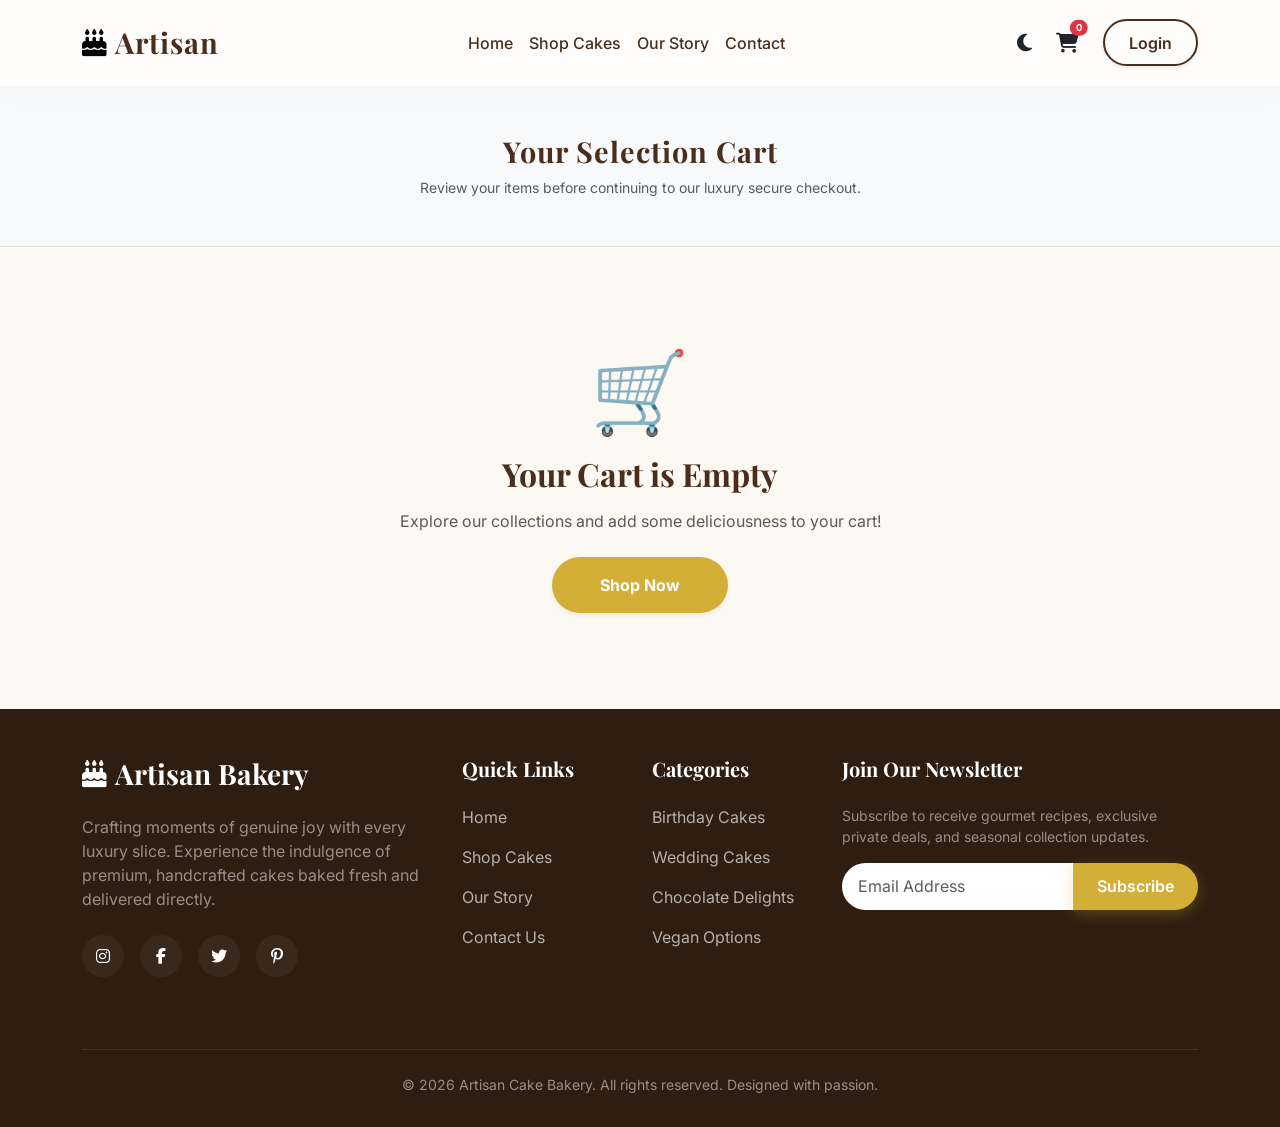
<file: cart.html>
<!DOCTYPE html>
<html lang="en">
<head>
    <meta charset="UTF-8">
    <meta name="viewport" content="width=device-width, initial-scale=1.0">
    <title>Shopping Cart | Artisan Cake Bakery</title>
    
    <!-- Google Fonts -->
    <link rel="preconnect" href="https://fonts.googleapis.com">
    <link rel="preconnect" href="https://fonts.gstatic.com" crossorigin>
    <link href="https://fonts.googleapis.com/css2?family=Inter:wght@300;400;500;600;700&family=Playfair+Display:ital,wght@0,400;0,600;0,700;1,400&display=swap" rel="stylesheet">
    
    <!-- Bootstrap 5 CSS -->
    <link href="https://cdn.jsdelivr.net/npm/bootstrap@5.3.0/dist/css/bootstrap.min.css" rel="stylesheet">
    <!-- Font Awesome Icons -->
    <link rel="stylesheet" href="https://cdnjs.cloudflare.com/ajax/libs/font-awesome/6.4.0/css/all.min.css">
    <!-- Animate CSS -->
    <link rel="stylesheet" href="https://cdnjs.cloudflare.com/ajax/libs/animate.css/4.1.1/animate.min.css"/>
    <!-- Custom Theme Styles -->
    <link rel="stylesheet" href="assets/css/style.css">
</head>
<body>

    <!-- Luxury Page Loader -->
    <div id="loader">
        <div class="cake-loader">🎂</div>
    </div>

    <!-- Navigation Bar (Glassmorphism Theme) -->
    <nav class="navbar navbar-expand-lg navbar-glass sticky-top py-3">
        <div class="container">
            <a class="navbar-brand d-flex align-items-center gap-2" href="index.html">
                <i class="fas fa-birthday-cake text-gold fs-3"></i>
                <span class="brand-text">Artisan</span>
            </a>
            <button class="navbar-toggler border-0 shadow-none" type="button" data-bs-toggle="collapse" data-bs-target="#navbarNav">
                <i class="fas fa-bars fs-3 text-dark"></i>
            </button>
            <div class="collapse navbar-collapse" id="navbarNav">
                <ul class="navbar-nav mx-auto">
                    <li class="nav-item"><a class="nav-link" href="index.html">Home</a></li>
                    <li class="nav-item"><a class="nav-link" href="products.html">Shop Cakes</a></li>
                    <li class="nav-item"><a class="nav-link" href="about.html">Our Story</a></li>
                    <li class="nav-item"><a class="nav-link" href="contact.html">Contact</a></li>
                </ul>
                <div class="d-flex align-items-center gap-4">
                    <button class="btn border-0 p-0 fs-5 text-dark" id="darkModeToggle" aria-label="Toggle Dark Mode">
                        <i class="fas fa-moon"></i>
                    </button>
                    <a href="cart.html" class="btn border-0 p-0 fs-5 text-dark position-relative" aria-label="Open Shopping Cart">
                        <i class="fas fa-shopping-cart text-gold"></i>
                        <span class="position-absolute top-0 start-100 translate-middle badge rounded-pill bg-danger nav-cart-badge" style="font-size: 0.6rem;">0</span>
                    </a>
                    <div id="auth-container">
                        <!-- Filled dynamically -->
                    </div>
                </div>
            </div>
        </div>
    </nav>

    <!-- Main Grid Content -->
    <main>
        <!-- Interactive Minimalist Header -->
        <section class="bg-light py-5 border-bottom animate__animated animate__fadeIn">
            <div class="container text-center">
                <h1 class="fw-bold display-6 brand-text mb-0">Your Selection Cart</h1>
                <p class="text-muted small mt-2 mb-0">Review your items before continuing to our luxury secure checkout.</p>
            </div>
        </section>

        <!-- Full Logic Cart Module -->
        <section class="py-5">
            <div class="container">
                <div class="row g-5" id="cart-wrapper">
                    <!-- Left Side Table Panel -->
                    <div class="col-lg-8 animate__animated animate__fadeInLeft">
                        <div class="card border-0 shadow-sm rounded-4 overflow-hidden mb-4">
                            <div class="card-body p-0">
                                <div class="table-responsive">
                                    <table class="table table-borderless align-middle mb-0">
                                        <thead class="bg-light text-muted small text-uppercase">
                                            <tr>
                                                <th class="ps-4 py-3">Gourmet Cake</th>
                                                <th class="py-3">Base Unit Price</th>
                                                <th class="py-3">Quantity</th>
                                                <th class="py-3">Line Subtotal</th>
                                                <th class="py-3 pe-4"></th>
                                            </tr>
                                        </thead>
                                        <tbody id="cart-table-body">
                                            <!-- Populated Dynamically by main.js -->
                                            <tr>
                                                <td colspan="5" class="text-center py-5">
                                                    <div class="spinner-border text-warning" role="status"><span class="visually-hidden">Loading...</span></div>
                                                </td>
                                            </tr>
                                        </tbody>
                                    </table>
                                </div>
                            </div>
                        </div>

                        <!-- Shopping Continued Row -->
                        <div class="d-flex flex-wrap justify-content-between align-items-center gap-3">
                            <a href="products.html" class="btn btn-outline-brown px-4 py-2 rounded-pill fw-bold shadow-sm d-flex align-items-center gap-2">
                                <i class="fas fa-arrow-left small"></i> Continue Boutique Browsing
                            </a>
                            <button class="btn btn-light border text-muted px-4 py-2 rounded-pill fw-bold" onclick="renderCartPage()">
                                <i class="fas fa-sync-alt me-2"></i> Recalculate Cart
                            </button>
                        </div>
                    </div>

                    <!-- Right Side Calculations Checkout Summary Panel -->
                    <div class="col-lg-4 animate__animated animate__fadeInRight">
                        <div class="card border-0 shadow-sm rounded-4 bg-light p-2">
                            <div class="card-body p-4 bg-white rounded-3 shadow-sm">
                                <h5 class="fw-bold mb-4 brand-text border-bottom pb-3">Order Summary</h5>
                                
                                <div class="d-flex justify-content-between mb-3 text-muted">
                                    <span class="small fw-bold text-uppercase">Subtotal</span>
                                    <span class="fw-bold text-dark" id="cart-subtotal">$0.00</span>
                                </div>
                                
                                <div class="d-flex justify-content-between mb-3 text-muted">
                                    <span class="small fw-bold text-uppercase">Taxes (5%)</span>
                                    <span class="fw-bold text-dark" id="cart-tax">$0.00</span>
                                </div>

                                <div class="d-flex justify-content-between mb-4 text-muted">
                                    <span class="small fw-bold text-uppercase">Eco-Courier Shipping</span>
                                    <span class="fw-bold text-dark" id="cart-ship">$5.00</span>
                                </div>

                                <!-- Coupon Implementation UI -->
                                <div class="mb-4 pb-4 border-bottom border-top pt-4">
                                    <label class="form-label small text-muted text-uppercase fw-bold mb-2">Gourmet Coupon Code</label>
                                    <div class="input-group border rounded-pill overflow-hidden shadow-none">
                                        <input type="text" class="form-control border-0 bg-light ps-3 py-2" id="coupon-input" placeholder="WELCOME20">
                                        <button class="btn btn-dark px-4" type="button" onclick="alert('Coupon Applied! You saved extra!');">Apply</button>
                                    </div>
                                </div>

                                <div class="d-flex justify-content-between align-items-center mb-4 pt-1">
                                    <span class="fw-bold text-uppercase small">Grand Total</span>
                                    <span class="fw-bold fs-3 text-gold" style="color: var(--color-gold);" id="cart-total">$0.00</span>
                                </div>

                                <a href="checkout.html" class="btn btn-gold w-100 py-3 fw-bold rounded-pill shadow-sm d-flex align-items-center justify-content-center gap-2">
                                    Proceed to Secure Checkout <i class="fas fa-shield-alt"></i>
                                </a>
                                
                                <p class="text-center text-muted small mt-3 mb-0"><i class="fas fa-lock text-success me-2"></i> 256-bit SSL Encrypted Tunnel</p>
                            </div>
                        </div>
                    </div>
                </div>
            </div>
        </section>
    </main>

    <!-- Footer Panel -->
    <footer class="footer pt-5">
        <div class="container">
            <div class="row g-4">
                <div class="col-lg-4 col-md-6 mb-4">
                    <h3 class="text-white mb-4 d-flex align-items-center gap-2 fw-bold">
                        <i class="fas fa-birthday-cake text-gold"></i> Artisan Bakery
                    </h3>
                    <p class="text-white-50">Crafting moments of genuine joy with every luxury slice. Experience the indulgence of premium, handcrafted cakes baked fresh and delivered directly.</p>
                    <div class="social-icons mt-4">
                        <a href="#" aria-label="Instagram Profile"><i class="fab fa-instagram"></i></a>
                        <a href="#" aria-label="Facebook Page"><i class="fab fa-facebook-f"></i></a>
                        <a href="#" aria-label="Twitter Feed"><i class="fab fa-twitter"></i></a>
                        <a href="#" aria-label="Pinterest Boards"><i class="fab fa-pinterest-p"></i></a>
                    </div>
                </div>
                <div class="col-lg-2 col-md-6 mb-4">
                    <h5 class="text-white mb-4 fw-bold">Quick Links</h5>
                    <ul class="list-unstyled d-flex flex-column gap-3">
                        <li><a href="index.html">Home</a></li>
                        <li><a href="products.html">Shop Cakes</a></li>
                        <li><a href="about.html">Our Story</a></li>
                        <li><a href="contact.html">Contact Us</a></li>
                    </ul>
                </div>
                <div class="col-lg-2 col-md-6 mb-4">
                    <h5 class="text-white mb-4 fw-bold">Categories</h5>
                    <ul class="list-unstyled d-flex flex-column gap-3">
                        <li><a href="products.html">Birthday Cakes</a></li>
                        <li><a href="products.html">Wedding Cakes</a></li>
                        <li><a href="products.html">Chocolate Delights</a></li>
                        <li><a href="products.html">Vegan Options</a></li>
                    </ul>
                </div>
                <div class="col-lg-4 col-md-6 mb-4">
                    <h5 class="text-white mb-4 fw-bold">Join Our Newsletter</h5>
                    <p class="text-white-50 small mb-3">Subscribe to receive gourmet recipes, exclusive private deals, and seasonal collection updates.</p>
                    <form class="d-flex" onsubmit="event.preventDefault(); alert('Successfully Subscribed!'); this.reset();">
                        <input type="email" class="form-control rounded-pill rounded-end-0 border-0 bg-white py-2 px-3" style="color: #333 !important;" placeholder="Email Address" required>
                        <button class="btn btn-gold rounded-pill rounded-start-0 px-4" type="submit">Subscribe</button>
                    </form>
                </div>
            </div>
            <hr class="border-secondary opacity-25 mt-5">
            <div class="row mt-4">
                <div class="col-12 text-center text-white-50 small">
                    <p class="mb-0">&copy; 2026 Artisan Cake Bakery. All rights reserved. Designed with passion.</p>
                </div>
            </div>
        </div>
    </footer>

    <!-- Bootstrap 5 Bundle Bundle -->
    <script src="https://cdn.jsdelivr.net/npm/bootstrap@5.3.0/dist/js/bootstrap.bundle.min.js"></script>
    <!-- Theme Wide Site Handler -->
    <script src="assets/js/main.js"></script>
</body>
</html>
</file>
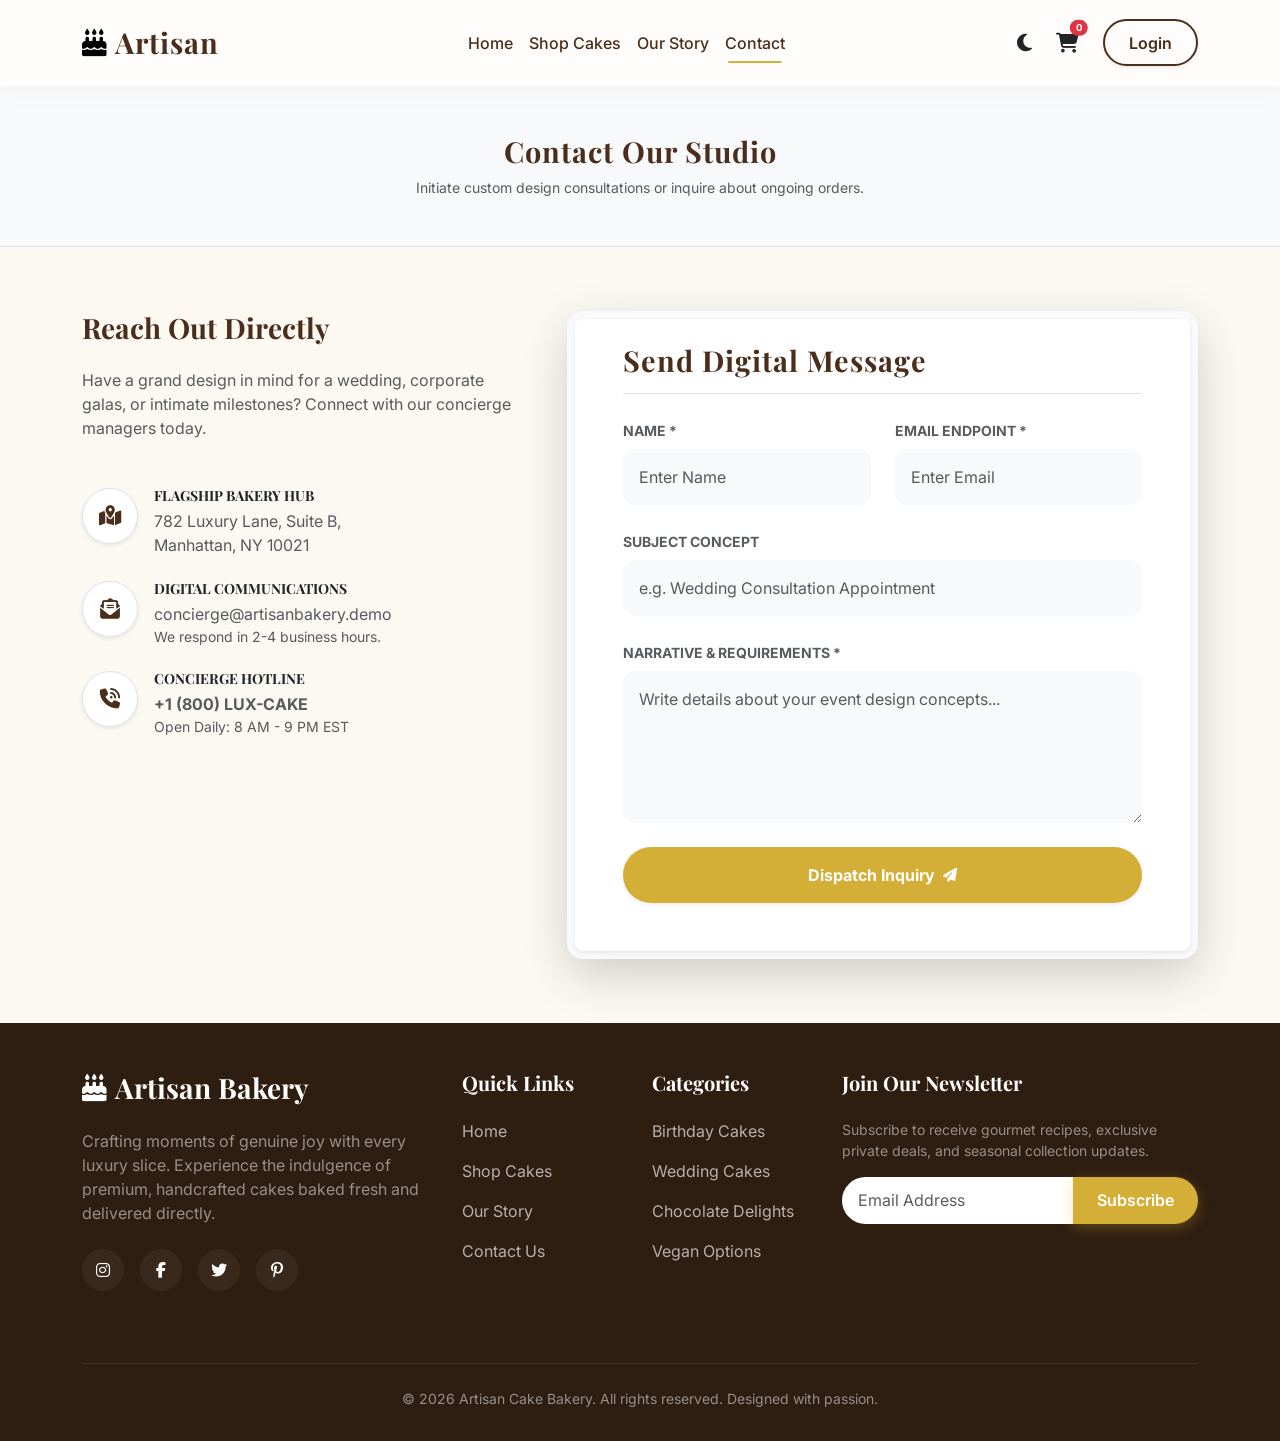
<file: contact.html>
<!DOCTYPE html>
<html lang="en">
<head>
    <meta charset="UTF-8">
    <meta name="viewport" content="width=device-width, initial-scale=1.0">
    <title>Inquiries & Locations | Artisan Cake Bakery</title>
    
    <!-- Google Fonts -->
    <link rel="preconnect" href="https://fonts.googleapis.com">
    <link rel="preconnect" href="https://fonts.gstatic.com" crossorigin>
    <link href="https://fonts.googleapis.com/css2?family=Inter:wght@300;400;500;600;700&family=Playfair+Display:ital,wght@0,400;0,600;0,700;1,400&display=swap" rel="stylesheet">
    
    <!-- Bootstrap 5 CSS -->
    <link href="https://cdn.jsdelivr.net/npm/bootstrap@5.3.0/dist/css/bootstrap.min.css" rel="stylesheet">
    <!-- Font Awesome Icons -->
    <link rel="stylesheet" href="https://cdnjs.cloudflare.com/ajax/libs/font-awesome/6.4.0/css/all.min.css">
    <!-- Animate CSS -->
    <link rel="stylesheet" href="https://cdnjs.cloudflare.com/ajax/libs/animate.css/4.1.1/animate.min.css"/>
    <!-- Custom Theme Styles -->
    <link rel="stylesheet" href="assets/css/style.css">
</head>
<body>

    <!-- Luxury Page Loader -->
    <div id="loader">
        <div class="cake-loader">🎂</div>
    </div>

    <!-- Navigation Bar (Glassmorphism Theme) -->
    <nav class="navbar navbar-expand-lg navbar-glass sticky-top py-3">
        <div class="container">
            <a class="navbar-brand d-flex align-items-center gap-2" href="index.html">
                <i class="fas fa-birthday-cake text-gold fs-3"></i>
                <span class="brand-text">Artisan</span>
            </a>
            <button class="navbar-toggler border-0 shadow-none" type="button" data-bs-toggle="collapse" data-bs-target="#navbarNav">
                <i class="fas fa-bars fs-3 text-dark"></i>
            </button>
            <div class="collapse navbar-collapse" id="navbarNav">
                <ul class="navbar-nav mx-auto">
                    <li class="nav-item"><a class="nav-link" href="index.html">Home</a></li>
                    <li class="nav-item"><a class="nav-link" href="products.html">Shop Cakes</a></li>
                    <li class="nav-item"><a class="nav-link" href="about.html">Our Story</a></li>
                    <li class="nav-item"><a class="nav-link active" href="contact.html">Contact</a></li>
                </ul>
                <div class="d-flex align-items-center gap-4">
                    <button class="btn border-0 p-0 fs-5 text-dark" id="darkModeToggle" aria-label="Toggle Dark Mode">
                        <i class="fas fa-moon"></i>
                    </button>
                    <a href="cart.html" class="btn border-0 p-0 fs-5 text-dark position-relative" aria-label="Open Shopping Cart">
                        <i class="fas fa-shopping-cart"></i>
                        <span class="position-absolute top-0 start-100 translate-middle badge rounded-pill bg-danger nav-cart-badge" style="font-size: 0.6rem;">0</span>
                    </a>
                    <div id="auth-container">
                        <!-- Filled dynamically -->
                    </div>
                </div>
            </div>
        </div>
    </nav>

    <!-- Main Content Area Setup -->
    <main>
        <!-- Section Header Backdrop -->
        <section class="bg-light py-5 border-bottom animate__animated animate__fadeIn">
            <div class="container text-center">
                <h1 class="fw-bold display-6 brand-text mb-0">Contact Our Studio</h1>
                <p class="text-muted small mt-2 mb-0">Initiate custom design consultations or inquire about ongoing orders.</p>
            </div>
        </section>

        <!-- Location Information Grid Panel -->
        <section class="py-5">
            <div class="container my-3">
                <div class="row g-5">
                    
                    <!-- Column Left: Map & Metadata Cards -->
                    <div class="col-lg-5 animate__animated animate__fadeInLeft">
                        <h3 class="fw-bold mb-4">Reach Out Directly</h3>
                        <p class="text-muted mb-5">Have a grand design in mind for a wedding, corporate galas, or intimate milestones? Connect with our concierge managers today.</p>

                        <div class="d-flex flex-column gap-4">
                            <!-- Location Box -->
                            <div class="d-flex align-items-start gap-3">
                                <div class="bg-white rounded-circle shadow-sm p-3 border text-gold flex-shrink-0" style="width: 56px; height: 56px; display:flex; justify-content:center; align-items:center;"><i class="fas fa-map-marked-alt fs-5"></i></div>
                                <div>
                                    <h6 class="fw-bold mb-1 text-dark text-uppercase small tracking-wide">Flagship Bakery Hub</h6>
                                    <p class="text-muted mb-0">782 Luxury Lane, Suite B,<br>Manhattan, NY 10021</p>
                                </div>
                            </div>
                            <!-- Mail Box -->
                            <div class="d-flex align-items-start gap-3">
                                <div class="bg-white rounded-circle shadow-sm p-3 border text-gold flex-shrink-0" style="width: 56px; height: 56px; display:flex; justify-content:center; align-items:center;"><i class="fas fa-envelope-open-text fs-5"></i></div>
                                <div>
                                    <h6 class="fw-bold mb-1 text-dark text-uppercase small tracking-wide">Digital Communications</h6>
                                    <p class="text-muted mb-0"><a href="mailto:concierge@artisanbakery.demo" class="text-muted text-decoration-none">concierge@artisanbakery.demo</a></p>
                                    <p class="text-muted mb-0 small">We respond in 2-4 business hours.</p>
                                </div>
                            </div>
                            <!-- Cell Box -->
                            <div class="d-flex align-items-start gap-3">
                                <div class="bg-white rounded-circle shadow-sm p-3 border text-gold flex-shrink-0" style="width: 56px; height: 56px; display:flex; justify-content:center; align-items:center;"><i class="fas fa-phone-volume fs-5"></i></div>
                                <div>
                                    <h6 class="fw-bold mb-1 text-dark text-uppercase small tracking-wide">Concierge Hotline</h6>
                                    <p class="text-muted mb-0 fw-bold">+1 (800) LUX-CAKE</p>
                                    <p class="text-muted mb-0 small">Open Daily: 8 AM - 9 PM EST</p>
                                </div>
                            </div>
                        </div>
                    </div>

                    <!-- Column Right: Interactive Inquiry Module -->
                    <div class="col-lg-7 animate__animated animate__fadeInRight">
                        <div class="card border-0 shadow-lg rounded-4 overflow-hidden bg-light p-2">
                            <div class="card-body bg-white rounded-3 p-5 pt-4 shadow-sm">
                                <h4 class="fw-bold mb-4 border-bottom pb-3 brand-text">Send Digital Message</h4>
                                
                                <form onsubmit="event.preventDefault(); alert('Your luxury inquiry has been dispatched! We will reply shortly.'); this.reset();">
                                    <div class="row g-4">
                                        <div class="col-md-6">
                                            <label class="form-label text-muted small fw-bold text-uppercase mb-2">Name *</label>
                                            <input type="text" class="form-control bg-light border-0 py-3 shadow-none" placeholder="Enter Name" required>
                                        </div>
                                        <div class="col-md-6">
                                            <label class="form-label text-muted small fw-bold text-uppercase mb-2">Email Endpoint *</label>
                                            <input type="email" class="form-control bg-light border-0 py-3 shadow-none" placeholder="Enter Email" required>
                                        </div>
                                        <div class="col-12">
                                            <label class="form-label text-muted small fw-bold text-uppercase mb-2">Subject Concept</label>
                                            <input type="text" class="form-control bg-light border-0 py-3 shadow-none" placeholder="e.g. Wedding Consultation Appointment">
                                        </div>
                                        <div class="col-12">
                                            <label class="form-label text-muted small fw-bold text-uppercase mb-2">Narrative & Requirements *</label>
                                            <textarea class="form-control bg-light border-0 py-3 shadow-none" rows="5" placeholder="Write details about your event design concepts..." required></textarea>
                                        </div>
                                    </div>
                                    
                                    <button type="submit" class="btn btn-gold w-100 py-3 rounded-pill fw-bold shadow-sm mt-4 d-flex align-items-center justify-content-center gap-2">
                                        Dispatch Inquiry <i class="fas fa-paper-plane small"></i>
                                    </button>
                                </form>
                            </div>
                        </div>
                    </div>

                </div>
            </div>
        </section>
    </main>

    <!-- Footer Section -->
    <footer class="footer pt-5">
        <div class="container">
            <div class="row g-4">
                <div class="col-lg-4 col-md-6 mb-4">
                    <h3 class="text-white mb-4 d-flex align-items-center gap-2 fw-bold">
                        <i class="fas fa-birthday-cake text-gold"></i> Artisan Bakery
                    </h3>
                    <p class="text-white-50">Crafting moments of genuine joy with every luxury slice. Experience the indulgence of premium, handcrafted cakes baked fresh and delivered directly.</p>
                    <div class="social-icons mt-4">
                        <a href="#" aria-label="Instagram Profile"><i class="fab fa-instagram"></i></a>
                        <a href="#" aria-label="Facebook Page"><i class="fab fa-facebook-f"></i></a>
                        <a href="#" aria-label="Twitter Feed"><i class="fab fa-twitter"></i></a>
                        <a href="#" aria-label="Pinterest Boards"><i class="fab fa-pinterest-p"></i></a>
                    </div>
                </div>
                <div class="col-lg-2 col-md-6 mb-4">
                    <h5 class="text-white mb-4 fw-bold">Quick Links</h5>
                    <ul class="list-unstyled d-flex flex-column gap-3">
                        <li><a href="index.html">Home</a></li>
                        <li><a href="products.html">Shop Cakes</a></li>
                        <li><a href="about.html">Our Story</a></li>
                        <li><a href="contact.html">Contact Us</a></li>
                    </ul>
                </div>
                <div class="col-lg-2 col-md-6 mb-4">
                    <h5 class="text-white mb-4 fw-bold">Categories</h5>
                    <ul class="list-unstyled d-flex flex-column gap-3">
                        <li><a href="products.html">Birthday Cakes</a></li>
                        <li><a href="products.html">Wedding Cakes</a></li>
                        <li><a href="products.html">Chocolate Delights</a></li>
                        <li><a href="products.html">Vegan Options</a></li>
                    </ul>
                </div>
                <div class="col-lg-4 col-md-6 mb-4">
                    <h5 class="text-white mb-4 fw-bold">Join Our Newsletter</h5>
                    <p class="text-white-50 small mb-3">Subscribe to receive gourmet recipes, exclusive private deals, and seasonal collection updates.</p>
                    <form class="d-flex" onsubmit="event.preventDefault(); alert('Successfully Subscribed!'); this.reset();">
                        <input type="email" class="form-control rounded-pill rounded-end-0 border-0 bg-white py-2 px-3" style="color: #333 !important;" placeholder="Email Address" required>
                        <button class="btn btn-gold rounded-pill rounded-start-0 px-4" type="submit">Subscribe</button>
                    </form>
                </div>
            </div>
            <hr class="border-secondary opacity-25 mt-5">
            <div class="row mt-4">
                <div class="col-12 text-center text-white-50 small">
                    <p class="mb-0">&copy; 2026 Artisan Cake Bakery. All rights reserved. Designed with passion.</p>
                </div>
            </div>
        </div>
    </footer>

    <!-- Bootstrap 5 Core Scripts Bundle -->
    <script src="https://cdn.jsdelivr.net/npm/bootstrap@5.3.0/dist/js/bootstrap.bundle.min.js"></script>
    <!-- Theme Controllers Handler Handler -->
    <script src="assets/js/main.js"></script>
</body>
</html>
</file>
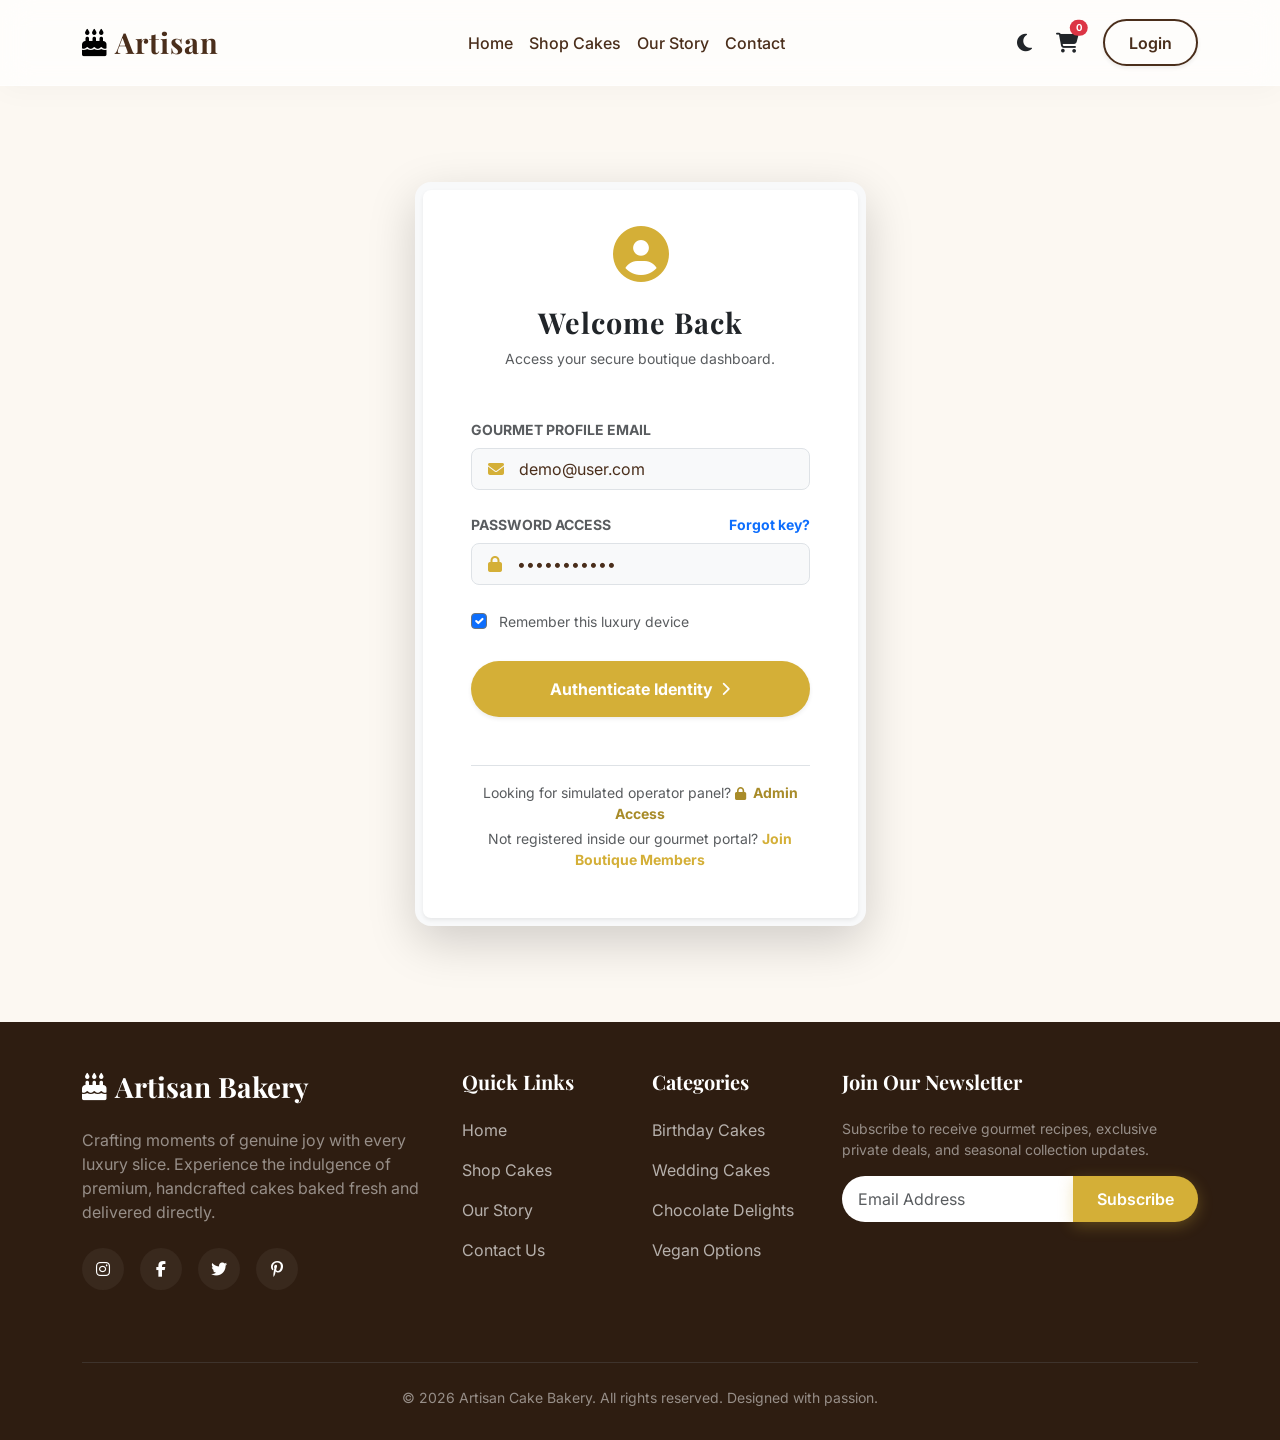
<file: login.html>
<!DOCTYPE html>
<html lang="en">
<head>
    <meta charset="UTF-8">
    <meta name="viewport" content="width=device-width, initial-scale=1.0">
    <title>Sign In | Artisan Cake Bakery</title>
    
    <!-- Google Fonts -->
    <link rel="preconnect" href="https://fonts.googleapis.com">
    <link rel="preconnect" href="https://fonts.gstatic.com" crossorigin>
    <link href="https://fonts.googleapis.com/css2?family=Inter:wght@300;400;500;600;700&family=Playfair+Display:ital,wght@0,400;0,600;0,700;1,400&display=swap" rel="stylesheet">
    
    <!-- Bootstrap 5 CSS -->
    <link href="https://cdn.jsdelivr.net/npm/bootstrap@5.3.0/dist/css/bootstrap.min.css" rel="stylesheet">
    <!-- Font Awesome Icons -->
    <link rel="stylesheet" href="https://cdnjs.cloudflare.com/ajax/libs/font-awesome/6.4.0/css/all.min.css">
    <!-- Animate CSS -->
    <link rel="stylesheet" href="https://cdnjs.cloudflare.com/ajax/libs/animate.css/4.1.1/animate.min.css"/>
    <!-- Custom Theme Styles -->
    <link rel="stylesheet" href="assets/css/style.css">
</head>
<body>

    <!-- Luxury Page Loader -->
    <div id="loader">
        <div class="cake-loader">🎂</div>
    </div>

    <!-- Navigation Bar (Glassmorphism Theme) -->
    <nav class="navbar navbar-expand-lg navbar-glass sticky-top py-3">
        <div class="container">
            <a class="navbar-brand d-flex align-items-center gap-2" href="index.html">
                <i class="fas fa-birthday-cake text-gold fs-3"></i>
                <span class="brand-text">Artisan</span>
            </a>
            <button class="navbar-toggler border-0 shadow-none" type="button" data-bs-toggle="collapse" data-bs-target="#navbarNav">
                <i class="fas fa-bars fs-3 text-dark"></i>
            </button>
            <div class="collapse navbar-collapse" id="navbarNav">
                <ul class="navbar-nav mx-auto">
                    <li class="nav-item"><a class="nav-link" href="index.html">Home</a></li>
                    <li class="nav-item"><a class="nav-link" href="products.html">Shop Cakes</a></li>
                    <li class="nav-item"><a class="nav-link" href="about.html">Our Story</a></li>
                    <li class="nav-item"><a class="nav-link" href="contact.html">Contact</a></li>
                </ul>
                <div class="d-flex align-items-center gap-4">
                    <button class="btn border-0 p-0 fs-5 text-dark" id="darkModeToggle" aria-label="Toggle Dark Mode">
                        <i class="fas fa-moon"></i>
                    </button>
                    <a href="cart.html" class="btn border-0 p-0 fs-5 text-dark position-relative" aria-label="Open Shopping Cart">
                        <i class="fas fa-shopping-cart"></i>
                        <span class="position-absolute top-0 start-100 translate-middle badge rounded-pill bg-danger nav-cart-badge" style="font-size: 0.6rem;">0</span>
                    </a>
                    <div id="auth-container">
                        <!-- Filled dynamically -->
                    </div>
                </div>
            </div>
        </div>
    </nav>

    <!-- Main Layout Setup Form Panel -->
    <main>
        <section class="container py-5 my-5">
            <div class="row justify-content-center">
                <div class="col-md-6 col-lg-5 animate__animated animate__fadeInUp">
                    <div class="card border-0 shadow-lg rounded-4 overflow-hidden p-2 bg-light">
                        <div class="card-body bg-white rounded-3 p-5 pt-4 shadow-sm">
                            <!-- Panel Header Display -->
                            <div class="text-center mb-4 pb-2 mt-2">
                                <div class="text-gold display-4 mb-3 animate__animated animate__heartBeat animate__delay-1s">
                                    <i class="fas fa-user-circle" style="color: var(--color-gold);"></i>
                                </div>
                                <h3 class="fw-bold brand-text text-dark">Welcome Back</h3>
                                <p class="text-muted small">Access your secure boutique dashboard.</p>
                            </div>

                            <!-- Simulated Action Handling -->
                            <form>
                                <div class="mb-4">
                                    <label class="form-label text-muted small fw-bold text-uppercase">Gourmet Profile Email</label>
                                    <div class="input-group border rounded-3 bg-light overflow-hidden shadow-none">
                                        <span class="input-group-text border-0 bg-light text-gold px-3"><i class="fas fa-envelope"></i></span>
                                        <input type="email" class="form-control border-0 bg-light ps-0 py-2" placeholder="demo@user.com" required value="demo@user.com">
                                    </div>
                                </div>
                                
                                <div class="mb-4">
                                    <div class="d-flex justify-content-between align-items-center mb-2">
                                        <label class="form-label text-muted small fw-bold text-uppercase mb-0">Password Access</label>
                                        <a href="#" class="text-decoration-none small text-gold fw-bold">Forgot key?</a>
                                    </div>
                                    <div class="input-group border rounded-3 bg-light overflow-hidden shadow-none">
                                        <span class="input-group-text border-0 bg-light text-gold px-3"><i class="fas fa-lock"></i></span>
                                        <input type="password" class="form-control border-0 bg-light ps-0 py-2" placeholder="Password" required value="password123">
                                    </div>
                                </div>

                                <div class="mb-4 form-check pb-1">
                                    <input type="checkbox" class="form-check-input border-secondary" id="saveCheck" checked>
                                    <label class="form-check-label text-muted small cursor-pointer ms-1" for="saveCheck">Remember this luxury device</label>
                                </div>

                                <button type="submit" class="btn btn-gold w-100 py-3 rounded-pill fw-bold shadow-sm d-flex align-items-center justify-content-center gap-2 mt-2">
                                    Authenticate Identity <i class="fas fa-chevron-right small"></i>
                                </button>
                            </form>

                            <!-- Redirection Footer Controls -->
                            <div class="text-center mt-5 pt-3 border-top">
                                <p class="text-muted small mb-1">Looking for simulated operator panel? <a href="admin-all.html" class="text-decoration-none fw-bold" style="color: #a88b29;"><i class="fas fa-lock me-1" style="font-size:0.8rem;"></i> Admin Access</a></p>
                                <p class="text-muted small mb-0">Not registered inside our gourmet portal? <a href="register.html" class="text-decoration-none fw-bold" style="color: var(--color-gold);">Join Boutique Members</a></p>
                            </div>
                        </div>
                    </div>
                </div>
            </div>
        </section>
    </main>

    <!-- Footer Section -->
    <footer class="footer pt-5">
        <div class="container">
            <div class="row g-4">
                <div class="col-lg-4 col-md-6 mb-4">
                    <h3 class="text-white mb-4 d-flex align-items-center gap-2 fw-bold">
                        <i class="fas fa-birthday-cake text-gold"></i> Artisan Bakery
                    </h3>
                    <p class="text-white-50">Crafting moments of genuine joy with every luxury slice. Experience the indulgence of premium, handcrafted cakes baked fresh and delivered directly.</p>
                    <div class="social-icons mt-4">
                        <a href="#" aria-label="Instagram Profile"><i class="fab fa-instagram"></i></a>
                        <a href="#" aria-label="Facebook Page"><i class="fab fa-facebook-f"></i></a>
                        <a href="#" aria-label="Twitter Feed"><i class="fab fa-twitter"></i></a>
                        <a href="#" aria-label="Pinterest Boards"><i class="fab fa-pinterest-p"></i></a>
                    </div>
                </div>
                <div class="col-lg-2 col-md-6 mb-4">
                    <h5 class="text-white mb-4 fw-bold">Quick Links</h5>
                    <ul class="list-unstyled d-flex flex-column gap-3">
                        <li><a href="index.html">Home</a></li>
                        <li><a href="products.html">Shop Cakes</a></li>
                        <li><a href="about.html">Our Story</a></li>
                        <li><a href="contact.html">Contact Us</a></li>
                    </ul>
                </div>
                <div class="col-lg-2 col-md-6 mb-4">
                    <h5 class="text-white mb-4 fw-bold">Categories</h5>
                    <ul class="list-unstyled d-flex flex-column gap-3">
                        <li><a href="products.html">Birthday Cakes</a></li>
                        <li><a href="products.html">Wedding Cakes</a></li>
                        <li><a href="products.html">Chocolate Delights</a></li>
                        <li><a href="products.html">Vegan Options</a></li>
                    </ul>
                </div>
                <div class="col-lg-4 col-md-6 mb-4">
                    <h5 class="text-white mb-4 fw-bold">Join Our Newsletter</h5>
                    <p class="text-white-50 small mb-3">Subscribe to receive gourmet recipes, exclusive private deals, and seasonal collection updates.</p>
                    <form class="d-flex" onsubmit="event.preventDefault(); alert('Successfully Subscribed!'); this.reset();">
                        <input type="email" class="form-control rounded-pill rounded-end-0 border-0 bg-white py-2 px-3" style="color: #333 !important;" placeholder="Email Address" required>
                        <button class="btn btn-gold rounded-pill rounded-start-0 px-4" type="submit">Subscribe</button>
                    </form>
                </div>
            </div>
            <hr class="border-secondary opacity-25 mt-5">
            <div class="row mt-4">
                <div class="col-12 text-center text-white-50 small">
                    <p class="mb-0">&copy; 2026 Artisan Cake Bakery. All rights reserved. Designed with passion.</p>
                </div>
            </div>
        </div>
    </footer>

    <!-- Bootstrap 5 Scripts Scripts -->
    <script src="https://cdn.jsdelivr.net/npm/bootstrap@5.3.0/dist/js/bootstrap.bundle.min.js"></script>
    <!-- Theme Handler Core -->
    <script src="assets/js/main.js"></script>
</body>
</html>
</file>
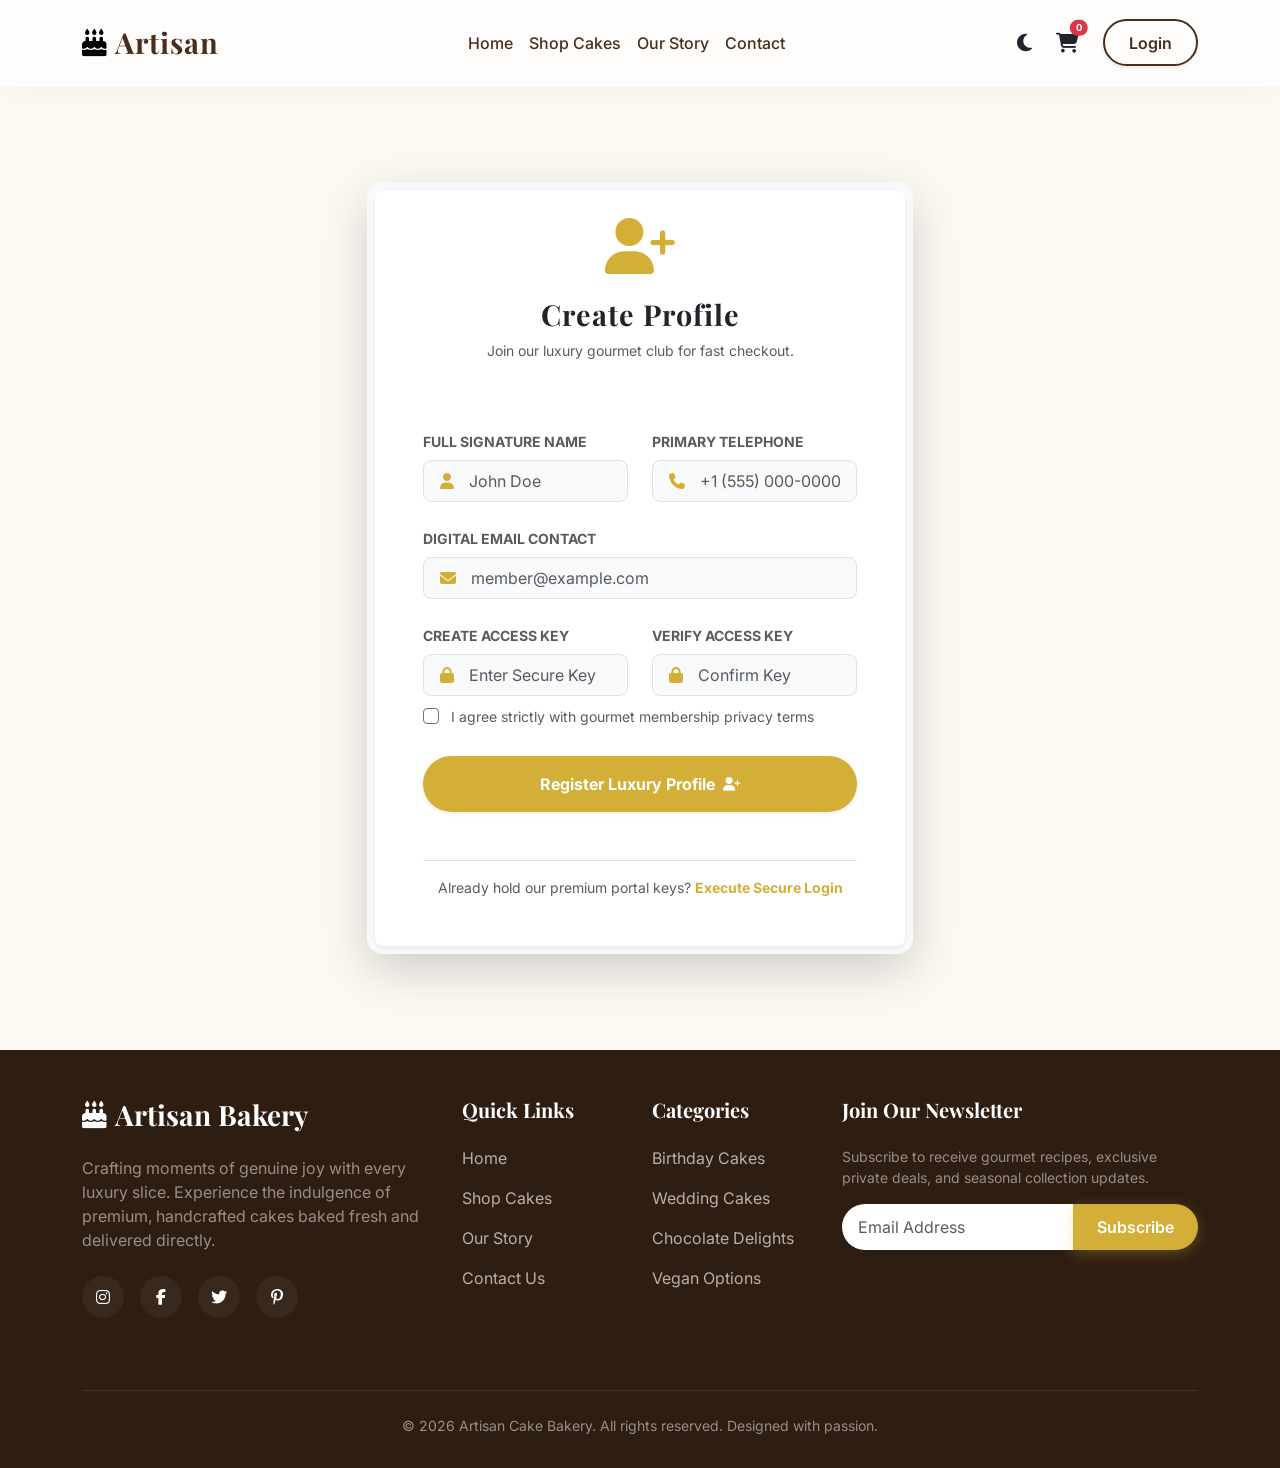
<file: register.html>
<!DOCTYPE html>
<html lang="en">
<head>
    <meta charset="UTF-8">
    <meta name="viewport" content="width=device-width, initial-scale=1.0">
    <title>Boutique Membership Registration | Artisan Cake Bakery</title>
    
    <!-- Google Fonts -->
    <link rel="preconnect" href="https://fonts.googleapis.com">
    <link rel="preconnect" href="https://fonts.gstatic.com" crossorigin>
    <link href="https://fonts.googleapis.com/css2?family=Inter:wght@300;400;500;600;700&family=Playfair+Display:ital,wght@0,400;0,600;0,700;1,400&display=swap" rel="stylesheet">
    
    <!-- Bootstrap 5 CSS -->
    <link href="https://cdn.jsdelivr.net/npm/bootstrap@5.3.0/dist/css/bootstrap.min.css" rel="stylesheet">
    <!-- Font Awesome Icons -->
    <link rel="stylesheet" href="https://cdnjs.cloudflare.com/ajax/libs/font-awesome/6.4.0/css/all.min.css">
    <!-- Animate CSS -->
    <link rel="stylesheet" href="https://cdnjs.cloudflare.com/ajax/libs/animate.css/4.1.1/animate.min.css"/>
    <!-- Custom Theme Styles -->
    <link rel="stylesheet" href="assets/css/style.css">
</head>
<body>

    <!-- Luxury Page Loader -->
    <div id="loader">
        <div class="cake-loader">🎂</div>
    </div>

    <!-- Navigation Bar (Glassmorphism Theme) -->
    <nav class="navbar navbar-expand-lg navbar-glass sticky-top py-3">
        <div class="container">
            <a class="navbar-brand d-flex align-items-center gap-2" href="index.html">
                <i class="fas fa-birthday-cake text-gold fs-3"></i>
                <span class="brand-text">Artisan</span>
            </a>
            <button class="navbar-toggler border-0 shadow-none" type="button" data-bs-toggle="collapse" data-bs-target="#navbarNav">
                <i class="fas fa-bars fs-3 text-dark"></i>
            </button>
            <div class="collapse navbar-collapse" id="navbarNav">
                <ul class="navbar-nav mx-auto">
                    <li class="nav-item"><a class="nav-link" href="index.html">Home</a></li>
                    <li class="nav-item"><a class="nav-link" href="products.html">Shop Cakes</a></li>
                    <li class="nav-item"><a class="nav-link" href="about.html">Our Story</a></li>
                    <li class="nav-item"><a class="nav-link" href="contact.html">Contact</a></li>
                </ul>
                <div class="d-flex align-items-center gap-4">
                    <button class="btn border-0 p-0 fs-5 text-dark" id="darkModeToggle" aria-label="Toggle Dark Mode">
                        <i class="fas fa-moon"></i>
                    </button>
                    <a href="cart.html" class="btn border-0 p-0 fs-5 text-dark position-relative" aria-label="Open Shopping Cart">
                        <i class="fas fa-shopping-cart"></i>
                        <span class="position-absolute top-0 start-100 translate-middle badge rounded-pill bg-danger nav-cart-badge" style="font-size: 0.6rem;">0</span>
                    </a>
                    <div id="auth-container">
                        <!-- Filled dynamically -->
                    </div>
                </div>
            </div>
        </div>
    </nav>

    <!-- Main Content Layout Grid -->
    <main>
        <section class="container py-5 my-5">
            <div class="row justify-content-center">
                <div class="col-md-8 col-lg-6 animate__animated animate__fadeInUp">
                    <div class="card border-0 shadow-lg rounded-4 overflow-hidden p-2 bg-light">
                        <div class="card-body bg-white rounded-3 p-5 pt-4 shadow-sm">
                            
                            <!-- Registration Branding Header -->
                            <div class="text-center mb-5 pb-1">
                                <div class="text-gold display-4 mb-3 animate__animated animate__pulse animate__infinite animate__slow">
                                    <i class="fas fa-user-plus" style="color: var(--color-gold);"></i>
                                </div>
                                <h3 class="fw-bold brand-text text-dark">Create Profile</h3>
                                <p class="text-muted small">Join our luxury gourmet club for fast checkout.</p>
                            </div>

                            <!-- Integrated Dynamic Control Form -->
                            <form>
                                <div class="row g-4">
                                    <!-- Field 1 Name -->
                                    <div class="col-md-6">
                                        <label class="form-label text-muted small fw-bold text-uppercase mb-2">Full Signature Name</label>
                                        <div class="input-group border rounded-3 bg-light overflow-hidden shadow-none">
                                            <span class="input-group-text border-0 bg-light text-gold px-3"><i class="fas fa-user"></i></span>
                                            <input type="text" class="form-control border-0 bg-light ps-0 py-2" placeholder="John Doe" required>
                                        </div>
                                    </div>
                                    
                                    <!-- Field 2 Tel -->
                                    <div class="col-md-6">
                                        <label class="form-label text-muted small fw-bold text-uppercase mb-2">Primary Telephone</label>
                                        <div class="input-group border rounded-3 bg-light overflow-hidden shadow-none">
                                            <span class="input-group-text border-0 bg-light text-gold px-3"><i class="fas fa-phone"></i></span>
                                            <input type="tel" class="form-control border-0 bg-light ps-0 py-2" placeholder="+1 (555) 000-0000" required>
                                        </div>
                                    </div>

                                    <!-- Field 3 Mail -->
                                    <div class="col-12">
                                        <label class="form-label text-muted small fw-bold text-uppercase mb-2">Digital Email Contact</label>
                                        <div class="input-group border rounded-3 bg-light overflow-hidden shadow-none">
                                            <span class="input-group-text border-0 bg-light text-gold px-3"><i class="fas fa-envelope"></i></span>
                                            <input type="email" class="form-control border-0 bg-light ps-0 py-2" placeholder="member@example.com" required>
                                        </div>
                                    </div>

                                    <!-- Field 4 Pass -->
                                    <div class="col-md-6">
                                        <label class="form-label text-muted small fw-bold text-uppercase mb-2">Create Access Key</label>
                                        <div class="input-group border rounded-3 bg-light overflow-hidden shadow-none">
                                            <span class="input-group-text border-0 bg-light text-gold px-3"><i class="fas fa-lock"></i></span>
                                            <input type="password" class="form-control border-0 bg-light ps-0 py-2" placeholder="Enter Secure Key" required>
                                        </div>
                                    </div>
                                    
                                    <!-- Field 5 Verify Pass -->
                                    <div class="col-md-6 mb-2">
                                        <label class="form-label text-muted small fw-bold text-uppercase mb-2">Verify Access Key</label>
                                        <div class="input-group border rounded-3 bg-light overflow-hidden shadow-none">
                                            <span class="input-group-text border-0 bg-light text-gold px-3"><i class="fas fa-lock"></i></span>
                                            <input type="password" class="form-control border-0 bg-light ps-0 py-2" placeholder="Confirm Key" required>
                                        </div>
                                    </div>
                                </div>

                                <!-- Legal Check -->
                                <div class="mb-4 form-check pb-1">
                                    <input type="checkbox" class="form-check-input border-secondary" id="legalCheck" required>
                                    <label class="form-check-label text-muted small cursor-pointer ms-1" for="legalCheck">I agree strictly with gourmet membership privacy terms</label>
                                </div>

                                <button type="submit" class="btn btn-gold w-100 py-3 rounded-pill fw-bold shadow-sm d-flex align-items-center justify-content-center gap-2 mt-2">
                                    Register Luxury Profile <i class="fas fa-user-plus small"></i>
                                </button>
                            </form>

                            <!-- Direct Path to Login Panel -->
                            <div class="text-center mt-5 pt-3 border-top">
                                <p class="text-muted small mb-0">Already hold our premium portal keys? <a href="login.html" class="text-decoration-none fw-bold" style="color: var(--color-gold);">Execute Secure Login</a></p>
                            </div>

                        </div>
                    </div>
                </div>
            </div>
        </section>
    </main>

    <!-- Footer Section -->
    <footer class="footer pt-5">
        <div class="container">
            <div class="row g-4">
                <div class="col-lg-4 col-md-6 mb-4">
                    <h3 class="text-white mb-4 d-flex align-items-center gap-2 fw-bold">
                        <i class="fas fa-birthday-cake text-gold"></i> Artisan Bakery
                    </h3>
                    <p class="text-white-50">Crafting moments of genuine joy with every luxury slice. Experience the indulgence of premium, handcrafted cakes baked fresh and delivered directly.</p>
                    <div class="social-icons mt-4">
                        <a href="#" aria-label="Instagram Profile"><i class="fab fa-instagram"></i></a>
                        <a href="#" aria-label="Facebook Page"><i class="fab fa-facebook-f"></i></a>
                        <a href="#" aria-label="Twitter Feed"><i class="fab fa-twitter"></i></a>
                        <a href="#" aria-label="Pinterest Boards"><i class="fab fa-pinterest-p"></i></a>
                    </div>
                </div>
                <div class="col-lg-2 col-md-6 mb-4">
                    <h5 class="text-white mb-4 fw-bold">Quick Links</h5>
                    <ul class="list-unstyled d-flex flex-column gap-3">
                        <li><a href="index.html">Home</a></li>
                        <li><a href="products.html">Shop Cakes</a></li>
                        <li><a href="about.html">Our Story</a></li>
                        <li><a href="contact.html">Contact Us</a></li>
                    </ul>
                </div>
                <div class="col-lg-2 col-md-6 mb-4">
                    <h5 class="text-white mb-4 fw-bold">Categories</h5>
                    <ul class="list-unstyled d-flex flex-column gap-3">
                        <li><a href="products.html">Birthday Cakes</a></li>
                        <li><a href="products.html">Wedding Cakes</a></li>
                        <li><a href="products.html">Chocolate Delights</a></li>
                        <li><a href="products.html">Vegan Options</a></li>
                    </ul>
                </div>
                <div class="col-lg-4 col-md-6 mb-4">
                    <h5 class="text-white mb-4 fw-bold">Join Our Newsletter</h5>
                    <p class="text-white-50 small mb-3">Subscribe to receive gourmet recipes, exclusive private deals, and seasonal collection updates.</p>
                    <form class="d-flex" onsubmit="event.preventDefault(); alert('Successfully Subscribed!'); this.reset();">
                        <input type="email" class="form-control rounded-pill rounded-end-0 border-0 bg-white py-2 px-3" style="color: #333 !important;" placeholder="Email Address" required>
                        <button class="btn btn-gold rounded-pill rounded-start-0 px-4" type="submit">Subscribe</button>
                    </form>
                </div>
            </div>
            <hr class="border-secondary opacity-25 mt-5">
            <div class="row mt-4">
                <div class="col-12 text-center text-white-50 small">
                    <p class="mb-0">&copy; 2026 Artisan Cake Bakery. All rights reserved. Designed with passion.</p>
                </div>
            </div>
        </div>
    </footer>

    <!-- Bootstrap 5 Scripts Bundle -->
    <script src="https://cdn.jsdelivr.net/npm/bootstrap@5.3.0/dist/js/bootstrap.bundle.min.js"></script>
    <!-- Application Orchestrator Orchestrator Scripts -->
    <script src="assets/js/main.js"></script>
</body>
</html>
</file>
<file: assets/css/style.css>
:root {
  --color-cream: #fcf8f2;
  --color-pink: #f4dcd6;
  --color-brown: #4a2e1b;
  --color-white: #ffffff;
  --color-gold: #d4af37;
  --color-gold-hover: #b5952f;
  --font-heading: 'Playfair Display', serif;
  --font-body: 'Inter', sans-serif;
  --glass-bg: rgba(255, 255, 255, 0.7);
  --glass-border: rgba(255, 255, 255, 0.3);
  --shadow-soft: 0 10px 30px rgba(74, 46, 27, 0.08);
  --shadow-heavy: 0 20px 40px rgba(74, 46, 27, 0.15);
  --transition-smooth: all 0.4s cubic-bezier(0.165, 0.84, 0.44, 1);
}

/* Dark Mode Override */
body.dark-mode {
  --color-cream: #121212;
  --color-brown: #fcf8f2;
  --color-white: #1e1e1e;
  --color-pink: #2a211f;
  --glass-bg: rgba(30, 30, 30, 0.8);
  --glass-border: rgba(255, 255, 255, 0.08);
  --shadow-soft: 0 10px 30px rgba(0, 0, 0, 0.3);
  --shadow-heavy: 0 20px 40px rgba(0, 0, 0, 0.5);
}

/* Global Reset & Base Styles */
* {
  box-sizing: border-box;
  margin: 0;
  padding: 0;
}

html {
  scroll-behavior: smooth;
}

body {
  font-family: var(--font-body);
  background-color: var(--color-cream);
  color: var(--color-brown);
  overflow-x: hidden;
  transition: background-color 0.4s ease, color 0.4s ease;
}

/* Custom Scrollbar */
::-webkit-scrollbar {
  width: 10px;
}
::-webkit-scrollbar-track {
  background: var(--color-cream);
}
::-webkit-scrollbar-thumb {
  background: var(--color-gold);
  border-radius: 5px;
}
::-webkit-scrollbar-thumb:hover {
  background: var(--color-gold-hover);
}

h1, h2, h3, h4, h5, h6, .brand-text {
  font-family: var(--font-heading);
}

a {
  transition: var(--transition-smooth);
}

/* Loader Styling */
#loader {
  position: fixed;
  inset: 0;
  background: var(--color-cream);
  z-index: 9999;
  display: flex;
  justify-content: center;
  align-items: center;
  transition: opacity 0.6s cubic-bezier(0.77, 0, 0.175, 1);
}

.cake-loader {
  font-size: 3.5rem;
  animation: bounceRotate 1.2s infinite alternate cubic-bezier(0.455, 0.03, 0.515, 0.955);
}

@keyframes bounceRotate {
  0% { 
    transform: translateY(0) rotate(0deg) scale(1); 
  }
  100% { 
    transform: translateY(-25px) rotate(10deg) scale(1.1); 
  }
}

/* Glassmorphism Navbar */
.navbar-glass {
  background: var(--glass-bg);
  backdrop-filter: blur(15px);
  -webkit-backdrop-filter: blur(15px);
  border-bottom: 1px solid var(--glass-border);
  box-shadow: 0 4px 30px rgba(0, 0, 0, 0.03);
  transition: var(--transition-smooth);
}

.navbar-glass.sticky-top {
  position: sticky;
  top: 0;
  z-index: 1030;
}

.brand-text {
  color: var(--color-brown);
  font-weight: 700;
  font-size: 1.8rem;
  letter-spacing: 1px;
}

.nav-link {
  color: var(--color-brown) !important;
  font-weight: 500;
  position: relative;
  transition: color 0.3s ease;
  padding: 0.5rem 1.2rem;
}

.nav-link::after {
  content: '';
  position: absolute;
  width: 0;
  height: 2px;
  bottom: 0;
  left: 50%;
  background-color: var(--color-gold);
  transition: var(--transition-smooth);
  transform: translateX(-50%);
}

.nav-link:hover::after, .nav-link.active::after {
  width: 70%;
}

/* Buttons */
.btn {
  border-radius: 50px;
  transition: var(--transition-smooth);
}

.btn-gold {
  background-color: var(--color-gold);
  color: #ffffff !important;
  border: none;
  padding: 0.7rem 1.8rem;
  font-weight: 600;
  box-shadow: 0 4px 15px rgba(212, 175, 55, 0.3);
}

.btn-gold:hover {
  background-color: var(--color-gold-hover);
  transform: translateY(-3px);
  box-shadow: 0 8px 25px rgba(212, 175, 55, 0.5);
}

.btn-gold:active {
  transform: translateY(-1px);
}

.btn-outline-brown {
  border: 2px solid var(--color-brown);
  color: var(--color-brown);
  padding: 0.6rem 1.8rem;
  font-weight: 600;
}

.btn-outline-brown:hover {
  background-color: var(--color-brown);
  color: var(--color-cream) !important;
  transform: translateY(-2px);
}

.btn-outline-gold {
  border: 2px solid var(--color-gold);
  color: var(--color-gold);
  padding: 0.6rem 1.8rem;
  font-weight: 600;
}

.btn-outline-gold:hover {
  background-color: var(--color-gold);
  color: #ffffff !important;
  transform: translateY(-2px);
}

/* Hero Section */
.hero-section {
  position: relative;
  padding: 120px 0;
  min-height: 85vh;
  display: flex;
  align-items: center;
  background: linear-gradient(135deg, var(--color-pink) 0%, var(--color-cream) 100%);
  overflow: hidden;
}

.hero-text h1 {
  font-size: 4.2rem;
  font-weight: 700;
  line-height: 1.15;
  margin-bottom: 1.5rem;
  color: var(--color-brown);
}

.hero-text h1 span {
  color: var(--color-gold);
  position: relative;
  display: inline-block;
}

.hero-image {
  position: relative;
  z-index: 1;
  animation: float 6s ease-in-out infinite;
  border: 15px solid rgba(255,255,255,0.4);
  box-shadow: var(--shadow-heavy);
}

@keyframes float {
  0% { transform: translateY(0px) rotate(0deg); }
  50% { transform: translateY(-20px) rotate(1deg); }
  100% { transform: translateY(0px) rotate(0deg); }
}

/* Categories */
.category-card {
  position: relative;
  border-radius: 24px;
  overflow: hidden;
  height: 350px;
  cursor: pointer;
  box-shadow: var(--shadow-soft);
  transition: var(--transition-smooth);
}

.category-card img {
  width: 100%;
  height: 100%;
  object-fit: cover;
  transition: transform 0.8s ease;
}

.category-overlay {
  position: absolute;
  inset: 0;
  background: linear-gradient(to top, rgba(74, 46, 27, 0.9) 0%, rgba(74, 46, 27, 0.3) 50%, rgba(0,0,0,0) 100%);
  display: flex;
  flex-direction: column;
  justify-content: flex-end;
  padding: 2.5rem;
  color: #ffffff;
  transition: var(--transition-smooth);
}

.category-card:hover img {
  transform: scale(1.08);
}

.category-card:hover {
  transform: translateY(-5px);
  box-shadow: var(--shadow-heavy);
}

.category-card:hover .category-overlay {
  background: linear-gradient(to top, rgba(74, 46, 27, 0.95) 0%, rgba(74, 46, 27, 0.4) 50%, rgba(0,0,0,0) 100%);
}

/* Product Cards */
.product-card {
  background: var(--color-white);
  border-radius: 20px;
  overflow: hidden;
  box-shadow: var(--shadow-soft);
  transition: var(--transition-smooth);
  border: 1px solid rgba(0,0,0,0.02);
  height: 100%;
  position: relative;
}

.product-card:hover {
  transform: translateY(-12px);
  box-shadow: var(--shadow-heavy);
}

.product-img-wrapper {
  position: relative;
  overflow: hidden;
  height: 260px;
  background-color: #f9f9f9;
}

.product-img {
  width: 100%;
  height: 100%;
  object-fit: cover;
  transition: transform 0.7s cubic-bezier(0.165, 0.84, 0.44, 1);
}

.product-card:hover .product-img {
  transform: scale(1.06);
}

.badge-discount {
  position: absolute;
  top: 15px;
  left: 15px;
  background: var(--color-gold);
  color: white;
  padding: 6px 14px;
  border-radius: 20px;
  font-weight: bold;
  font-size: 0.75rem;
  z-index: 2;
  box-shadow: 0 3px 8px rgba(0,0,0,0.15);
}

.wishlist-btn {
  position: absolute;
  top: 15px;
  right: 15px;
  background: var(--glass-bg);
  backdrop-filter: blur(8px);
  -webkit-backdrop-filter: blur(8px);
  width: 42px;
  height: 42px;
  border-radius: 50%;
  display: flex;
  align-items: center;
  justify-content: center;
  color: var(--color-brown);
  text-decoration: none;
  transition: var(--transition-smooth);
  z-index: 2;
  box-shadow: 0 2px 10px rgba(0,0,0,0.05);
}

.wishlist-btn:hover {
  background: var(--color-pink);
  color: var(--color-gold);
  transform: scale(1.1);
}

.wishlist-btn.active {
  color: #e74c3c;
  background: #fff;
}

.product-info {
  padding: 1.5rem;
}

.product-title {
  font-size: 1.25rem;
  font-weight: 700;
  margin-bottom: 0.5rem;
  line-height: 1.3;
}

.product-price {
  font-size: 1.25rem;
  font-weight: 700;
  color: var(--color-gold);
}

.product-price del {
  color: #999;
  font-size: 0.9rem;
  margin-left: 8px;
  font-weight: 400;
}

.rating {
  color: #ffc107;
  font-size: 0.85rem;
  margin-bottom: 0.8rem;
}

/* Forms & Inputs Enhancement */
.form-control, .form-select {
  background-color: var(--color-cream);
  border: 1px solid rgba(0,0,0,0.05);
  border-radius: 12px;
  padding: 0.75rem 1rem;
  color: var(--color-brown);
  transition: var(--transition-smooth);
}

body.dark-mode .form-control, body.dark-mode .form-select {
  background-color: rgba(255,255,255,0.05);
  border-color: rgba(255,255,255,0.1);
  color: var(--color-cream);
}

.form-control:focus, .form-select:focus {
  background-color: var(--color-white);
  border-color: var(--color-gold);
  box-shadow: 0 0 0 0.25rem rgba(212, 175, 55, 0.15);
  color: var(--color-brown);
}

body.dark-mode .form-control:focus {
  background-color: #2a2a2a;
  color: #fff;
}

.input-group-text {
  border-radius: 12px;
  background-color: var(--color-cream);
  border-color: rgba(0,0,0,0.05);
  color: var(--color-gold);
}

/* Custom Cards */
.card {
  background-color: var(--color-white);
  transition: var(--transition-smooth);
  border: none;
}

/* Pagination */
.pagination .page-link {
  color: var(--color-brown);
  border-radius: 50% !important;
  margin: 0 5px;
  width: 40px;
  height: 40px;
  display: flex;
  align-items: center;
  justify-content: center;
  border: none;
  font-weight: 600;
  background: var(--color-white);
  box-shadow: var(--shadow-soft);
  transition: var(--transition-smooth);
}

.pagination .page-item.active .page-link {
  background-color: var(--color-gold);
  color: #ffffff;
}

.pagination .page-link:hover:not(.active) {
  background-color: var(--color-pink);
  color: var(--color-brown);
}

/* Footer */
.footer {
  background-color: #2e1d11;
  color: #fcf8f2;
  padding: 5rem 0 2rem;
  position: relative;
}

body.dark-mode .footer {
  background-color: #0d0d0d;
}

.footer a {
  color: rgba(255, 255, 255, 0.65);
  text-decoration: none;
  transition: color 0.3s ease;
}

.footer a:hover {
  color: var(--color-gold);
  padding-left: 5px;
}

.social-icons a {
  display: inline-flex;
  align-items: center;
  justify-content: center;
  width: 42px;
  height: 42px;
  border-radius: 50%;
  background: rgba(255,255,255,0.05);
  margin-right: 12px;
  transition: var(--transition-smooth);
  color: #fff !important;
}

.social-icons a:hover {
  background: var(--color-gold);
  transform: translateY(-4px) scale(1.05);
  box-shadow: 0 5px 15px rgba(212, 175, 55, 0.4);
}

/* Toast Custom styling for add to cart confirmation */
.toast-container {
  z-index: 1060;
}

.toast-custom {
  background: var(--color-white);
  border-radius: 16px;
  box-shadow: var(--shadow-heavy);
  border-left: 5px solid var(--color-gold) !important;
}

/* Breadcrumb style */
.breadcrumb-item + .breadcrumb-item::before {
  color: var(--color-gold);
}

/* Product detail styling */
.cursor-pointer {
  cursor: pointer;
}
.hover-opacity-100:hover {
  opacity: 1 !important;
}
.object-fit-cover {
  object-fit: cover;
}

/* Checkout Custom Lists */
.list-group-item-action.active {
  background-color: var(--color-pink);
  border-color: var(--color-gold);
  color: var(--color-brown);
}

/* Background decorative circles */
.bg-decorative {
  background-color: var(--color-brown);
}
body.dark-mode .bg-decorative {
  background-color: #1e1e1e;
}

/* Animate helper */
.animate-on-scroll {
  opacity: 0;
}
.animate-on-scroll.animate__animated {
  opacity: 1;
}
</file>
